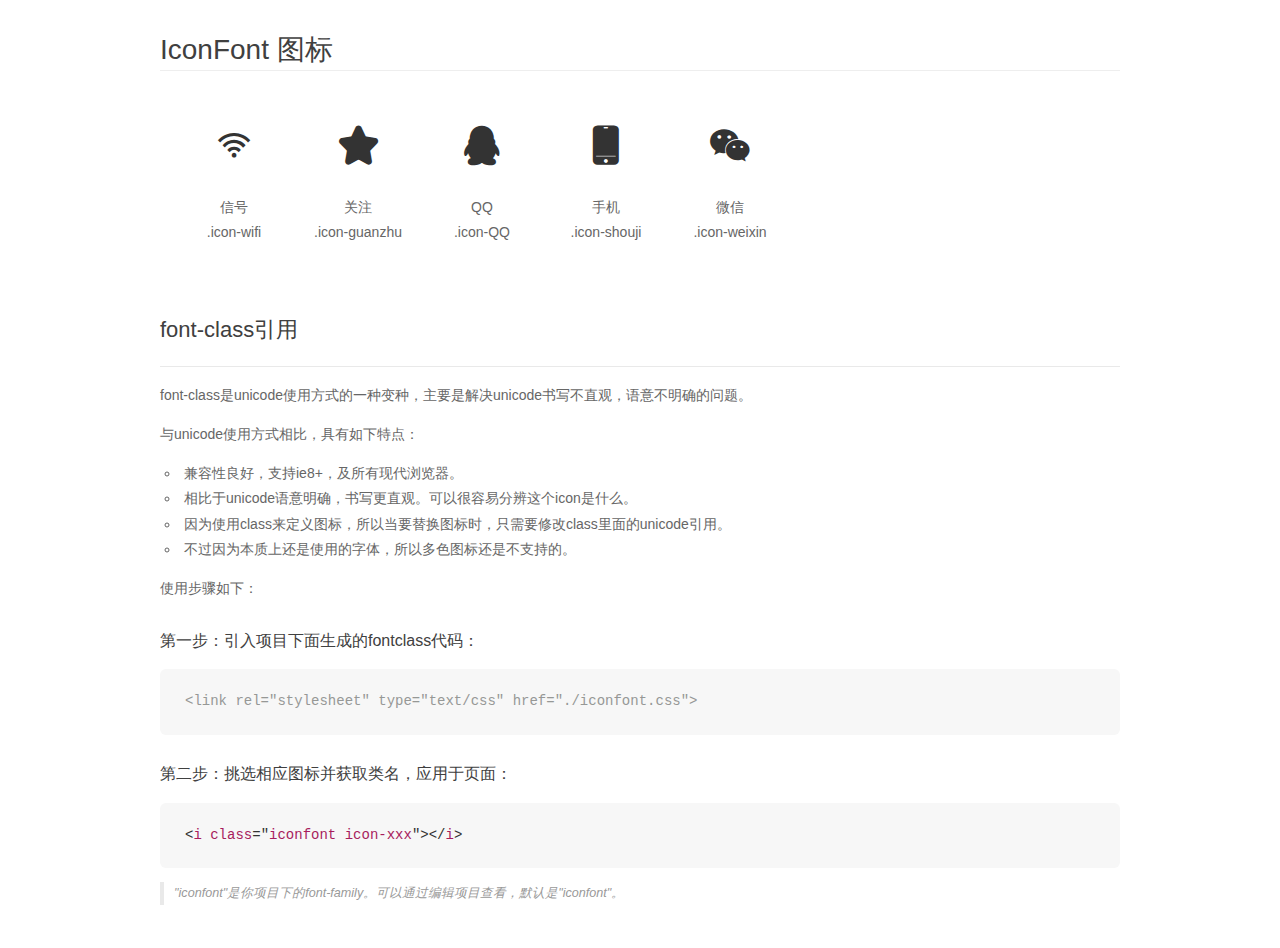
<file: css/fonts/demo_fontclass.html>
<!DOCTYPE html>
<html>
<head>
    <meta charset="utf-8"/>
    <title>IconFont</title>
    <link rel="stylesheet" href="demo.css">
    <link rel="stylesheet" href="iconfont.css">
</head>
<body>
    <div class="main markdown">
        <h1>IconFont 图标</h1>
        <ul class="icon_lists clear">
            
                <li>
                <i class="icon iconfont icon-wifi"></i>
                    <div class="name">信号</div>
                    <div class="fontclass">.icon-wifi</div>
                </li>
            
                <li>
                <i class="icon iconfont icon-guanzhu"></i>
                    <div class="name">关注</div>
                    <div class="fontclass">.icon-guanzhu</div>
                </li>
            
                <li>
                <i class="icon iconfont icon-QQ"></i>
                    <div class="name">QQ</div>
                    <div class="fontclass">.icon-QQ</div>
                </li>
            
                <li>
                <i class="icon iconfont icon-shouji"></i>
                    <div class="name">手机</div>
                    <div class="fontclass">.icon-shouji</div>
                </li>
            
                <li>
                <i class="icon iconfont icon-weixin"></i>
                    <div class="name">微信</div>
                    <div class="fontclass">.icon-weixin</div>
                </li>
            
        </ul>

        <h2 id="font-class-">font-class引用</h2>
        <hr>

        <p>font-class是unicode使用方式的一种变种，主要是解决unicode书写不直观，语意不明确的问题。</p>
        <p>与unicode使用方式相比，具有如下特点：</p>
        <ul>
        <li>兼容性良好，支持ie8+，及所有现代浏览器。</li>
        <li>相比于unicode语意明确，书写更直观。可以很容易分辨这个icon是什么。</li>
        <li>因为使用class来定义图标，所以当要替换图标时，只需要修改class里面的unicode引用。</li>
        <li>不过因为本质上还是使用的字体，所以多色图标还是不支持的。</li>
        </ul>
        <p>使用步骤如下：</p>
        <h3 id="-fontclass-">第一步：引入项目下面生成的fontclass代码：</h3>


        <pre><code class="lang-js hljs javascript"><span class="hljs-comment">&lt;link rel="stylesheet" type="text/css" href="./iconfont.css"&gt;</span></code></pre>
        <h3 id="-">第二步：挑选相应图标并获取类名，应用于页面：</h3>
        <pre><code class="lang-css hljs">&lt;<span class="hljs-selector-tag">i</span> <span class="hljs-selector-tag">class</span>="<span class="hljs-selector-tag">iconfont</span> <span class="hljs-selector-tag">icon-xxx</span>"&gt;&lt;/<span class="hljs-selector-tag">i</span>&gt;</code></pre>
        <blockquote>
        <p>"iconfont"是你项目下的font-family。可以通过编辑项目查看，默认是"iconfont"。</p>
        </blockquote>
    </div>
</body>
</html>
</file>
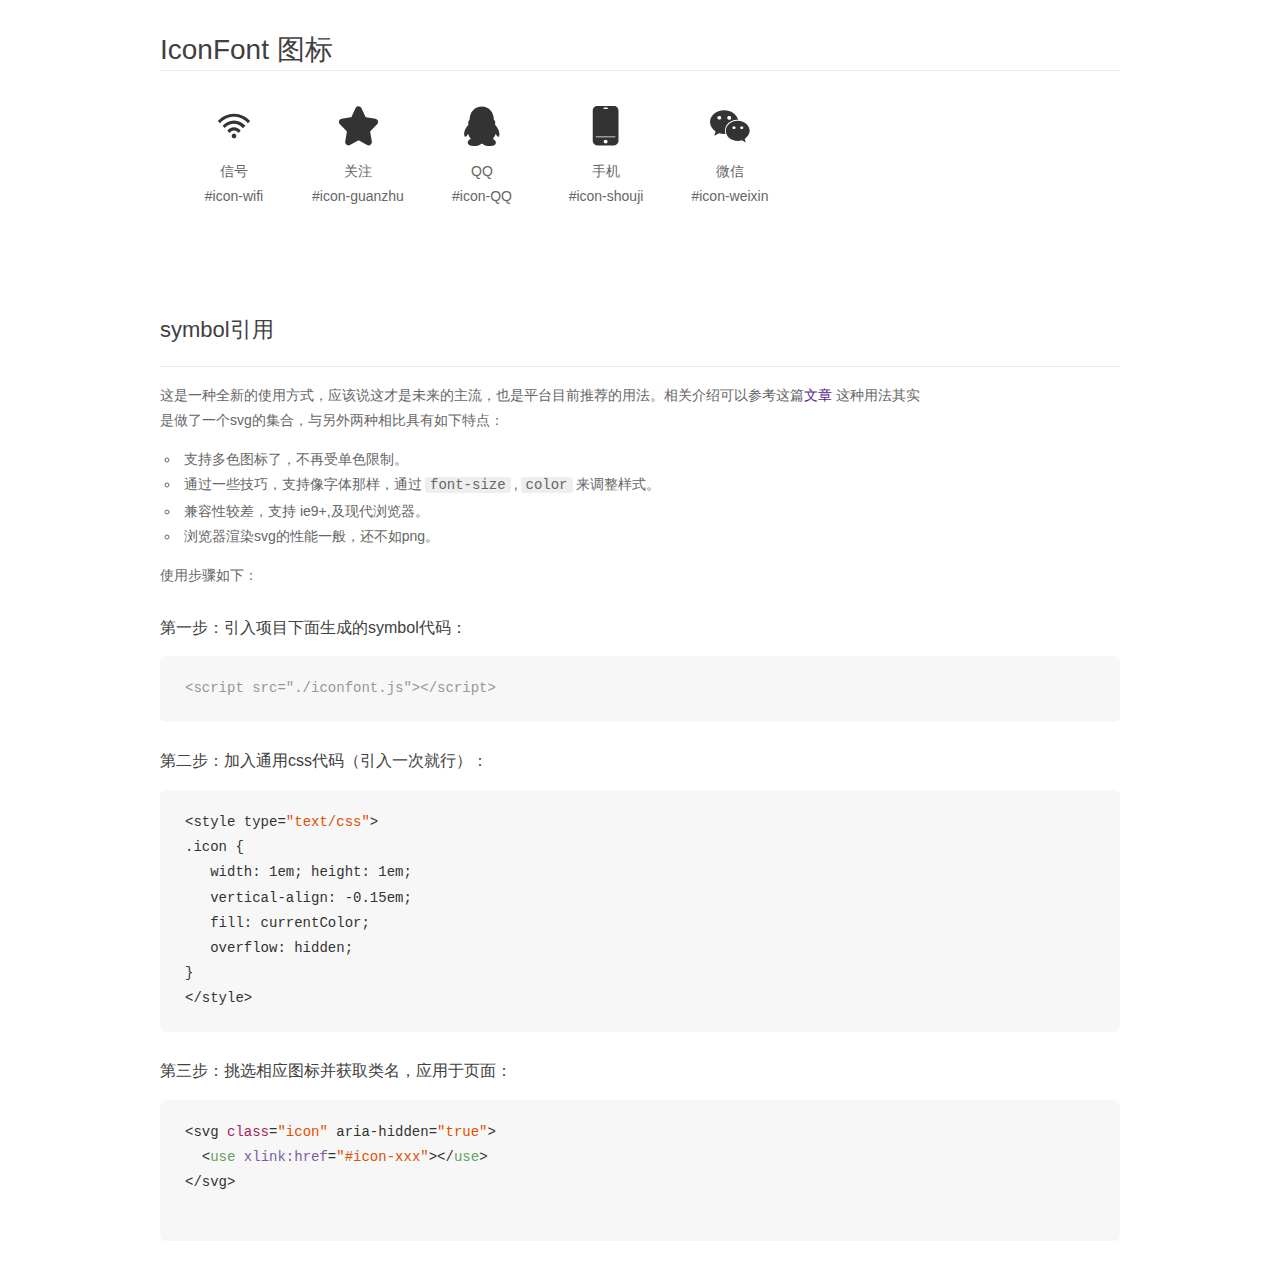
<file: css/fonts/demo_symbol.html>
<!DOCTYPE html>
<html>
<head>
    <meta charset="utf-8"/>
    <title>IconFont</title>
    <link rel="stylesheet" href="demo.css">
    <script src="iconfont.js"></script>

    <style type="text/css">
        .icon {
          /* 通过设置 font-size 来改变图标大小 */
          width: 1em; height: 1em;
          /* 图标和文字相邻时，垂直对齐 */
          vertical-align: -0.15em;
          /* 通过设置 color 来改变 SVG 的颜色/fill */
          fill: currentColor;
          /* path 和 stroke 溢出 viewBox 部分在 IE 下会显示
             normalize.css 中也包含这行 */
          overflow: hidden;
        }

    </style>
</head>
<body>
    <div class="main markdown">
        <h1>IconFont 图标</h1>
        <ul class="icon_lists clear">
            
                <li>
                    <svg class="icon" aria-hidden="true">
                        <use xlink:href="#icon-wifi"></use>
                    </svg>
                    <div class="name">信号</div>
                    <div class="fontclass">#icon-wifi</div>
                </li>
            
                <li>
                    <svg class="icon" aria-hidden="true">
                        <use xlink:href="#icon-guanzhu"></use>
                    </svg>
                    <div class="name">关注</div>
                    <div class="fontclass">#icon-guanzhu</div>
                </li>
            
                <li>
                    <svg class="icon" aria-hidden="true">
                        <use xlink:href="#icon-QQ"></use>
                    </svg>
                    <div class="name">QQ</div>
                    <div class="fontclass">#icon-QQ</div>
                </li>
            
                <li>
                    <svg class="icon" aria-hidden="true">
                        <use xlink:href="#icon-shouji"></use>
                    </svg>
                    <div class="name">手机</div>
                    <div class="fontclass">#icon-shouji</div>
                </li>
            
                <li>
                    <svg class="icon" aria-hidden="true">
                        <use xlink:href="#icon-weixin"></use>
                    </svg>
                    <div class="name">微信</div>
                    <div class="fontclass">#icon-weixin</div>
                </li>
            
        </ul>


        <h2 id="symbol-">symbol引用</h2>
        <hr>

        <p>这是一种全新的使用方式，应该说这才是未来的主流，也是平台目前推荐的用法。相关介绍可以参考这篇<a href="">文章</a>
        这种用法其实是做了一个svg的集合，与另外两种相比具有如下特点：</p>
        <ul>
          <li>支持多色图标了，不再受单色限制。</li>
          <li>通过一些技巧，支持像字体那样，通过<code>font-size</code>,<code>color</code>来调整样式。</li>
          <li>兼容性较差，支持 ie9+,及现代浏览器。</li>
          <li>浏览器渲染svg的性能一般，还不如png。</li>
        </ul>
        <p>使用步骤如下：</p>
        <h3 id="-symbol-">第一步：引入项目下面生成的symbol代码：</h3>
        <pre><code class="lang-js hljs javascript"><span class="hljs-comment">&lt;script src="./iconfont.js"&gt;&lt;/script&gt;</span></code></pre>
        <h3 id="-css-">第二步：加入通用css代码（引入一次就行）：</h3>
        <pre><code class="lang-js hljs javascript">&lt;style type=<span class="hljs-string">"text/css"</span>&gt;
.icon {
   width: <span class="hljs-number">1</span>em; height: <span class="hljs-number">1</span>em;
   vertical-align: <span class="hljs-number">-0.15</span>em;
   fill: currentColor;
   overflow: hidden;
}
&lt;<span class="hljs-regexp">/style&gt;</span></code></pre>
        <h3 id="-">第三步：挑选相应图标并获取类名，应用于页面：</h3>
        <pre><code class="lang-js hljs javascript">&lt;svg <span class="hljs-class"><span class="hljs-keyword">class</span></span>=<span class="hljs-string">"icon"</span> aria-hidden=<span class="hljs-string">"true"</span>&gt;<span class="xml"><span class="hljs-tag">
  &lt;<span class="hljs-name">use</span> <span class="hljs-attr">xlink:href</span>=<span class="hljs-string">"#icon-xxx"</span>&gt;</span><span class="hljs-tag">&lt;/<span class="hljs-name">use</span>&gt;</span>
</span>&lt;<span class="hljs-regexp">/svg&gt;
        </span></code></pre>
    </div>
</body>
</html>
</file>
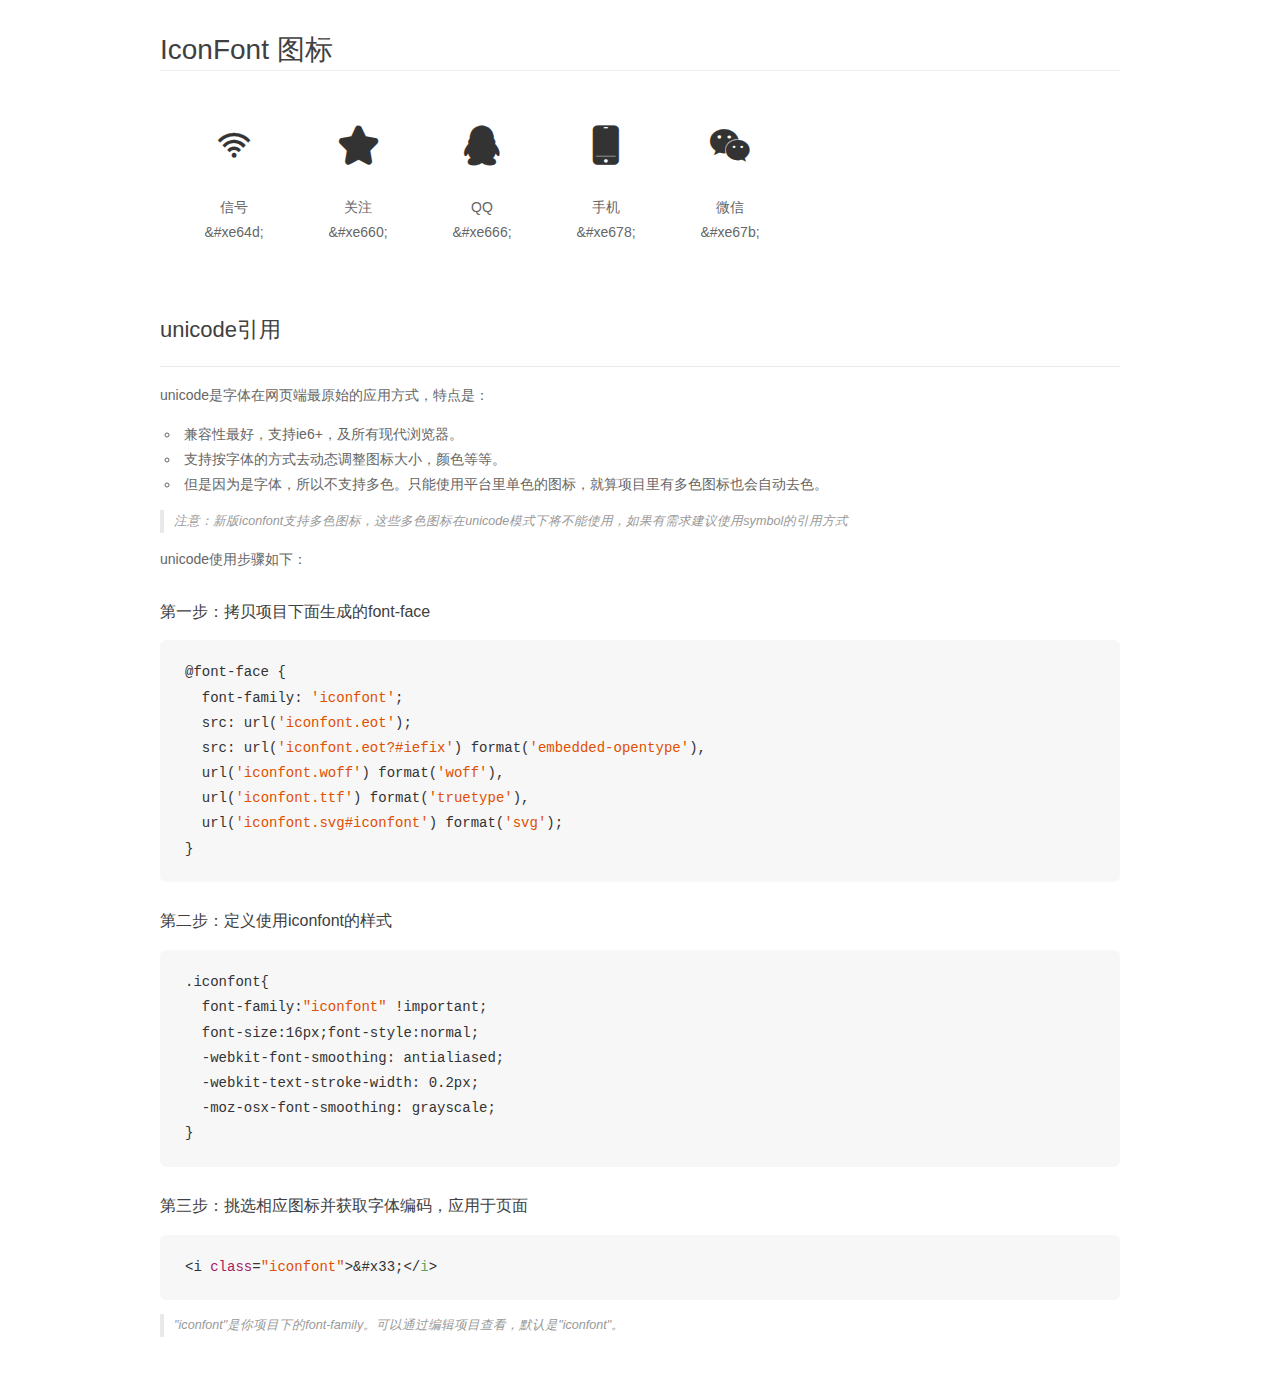
<file: css/fonts/demo_unicode.html>
<!DOCTYPE html>
<html>
<head>
    <meta charset="utf-8"/>
    <title>IconFont</title>
    <link rel="stylesheet" href="demo.css">

    <style type="text/css">

        @font-face {font-family: "iconfont";
          src: url('iconfont.eot'); /* IE9*/
          src: url('iconfont.eot#iefix') format('embedded-opentype'), /* IE6-IE8 */
          url('iconfont.woff') format('woff'), /* chrome, firefox */
          url('iconfont.ttf') format('truetype'), /* chrome, firefox, opera, Safari, Android, iOS 4.2+*/
          url('iconfont.svg#iconfont') format('svg'); /* iOS 4.1- */
        }

        .iconfont {
          font-family:"iconfont" !important;
          font-size:16px;
          font-style:normal;
          -webkit-font-smoothing: antialiased;
          -webkit-text-stroke-width: 0.2px;
          -moz-osx-font-smoothing: grayscale;
        }

    </style>
</head>
<body>
    <div class="main markdown">
        <h1>IconFont 图标</h1>
        <ul class="icon_lists clear">
            
                <li>
                <i class="icon iconfont">&#xe64d;</i>
                    <div class="name">信号</div>
                    <div class="code">&amp;#xe64d;</div>
                </li>
            
                <li>
                <i class="icon iconfont">&#xe660;</i>
                    <div class="name">关注</div>
                    <div class="code">&amp;#xe660;</div>
                </li>
            
                <li>
                <i class="icon iconfont">&#xe666;</i>
                    <div class="name">QQ</div>
                    <div class="code">&amp;#xe666;</div>
                </li>
            
                <li>
                <i class="icon iconfont">&#xe678;</i>
                    <div class="name">手机</div>
                    <div class="code">&amp;#xe678;</div>
                </li>
            
                <li>
                <i class="icon iconfont">&#xe67b;</i>
                    <div class="name">微信</div>
                    <div class="code">&amp;#xe67b;</div>
                </li>
            
        </ul>
        <h2 id="unicode-">unicode引用</h2>
        <hr>

        <p>unicode是字体在网页端最原始的应用方式，特点是：</p>
        <ul>
        <li>兼容性最好，支持ie6+，及所有现代浏览器。</li>
        <li>支持按字体的方式去动态调整图标大小，颜色等等。</li>
        <li>但是因为是字体，所以不支持多色。只能使用平台里单色的图标，就算项目里有多色图标也会自动去色。</li>
        </ul>
        <blockquote>
        <p>注意：新版iconfont支持多色图标，这些多色图标在unicode模式下将不能使用，如果有需求建议使用symbol的引用方式</p>
        </blockquote>
        <p>unicode使用步骤如下：</p>
        <h3 id="-font-face">第一步：拷贝项目下面生成的font-face</h3>
        <pre><code class="lang-js hljs javascript">@font-face {
  font-family: <span class="hljs-string">'iconfont'</span>;
  src: url(<span class="hljs-string">'iconfont.eot'</span>);
  src: url(<span class="hljs-string">'iconfont.eot?#iefix'</span>) format(<span class="hljs-string">'embedded-opentype'</span>),
  url(<span class="hljs-string">'iconfont.woff'</span>) format(<span class="hljs-string">'woff'</span>),
  url(<span class="hljs-string">'iconfont.ttf'</span>) format(<span class="hljs-string">'truetype'</span>),
  url(<span class="hljs-string">'iconfont.svg#iconfont'</span>) format(<span class="hljs-string">'svg'</span>);
}
</code></pre>
        <h3 id="-iconfont-">第二步：定义使用iconfont的样式</h3>
        <pre><code class="lang-js hljs javascript">.iconfont{
  font-family:<span class="hljs-string">"iconfont"</span> !important;
  font-size:<span class="hljs-number">16</span>px;font-style:normal;
  -webkit-font-smoothing: antialiased;
  -webkit-text-stroke-width: <span class="hljs-number">0.2</span>px;
  -moz-osx-font-smoothing: grayscale;
}
</code></pre>
        <h3 id="-">第三步：挑选相应图标并获取字体编码，应用于页面</h3>
        <pre><code class="lang-js hljs javascript">&lt;i <span class="hljs-class"><span class="hljs-keyword">class</span></span>=<span class="hljs-string">"iconfont"</span>&gt;&amp;#x33;<span class="xml"><span class="hljs-tag">&lt;/<span class="hljs-name">i</span>&gt;</span></span></code></pre>

        <blockquote>
        <p>"iconfont"是你项目下的font-family。可以通过编辑项目查看，默认是"iconfont"。</p>
        </blockquote>
    </div>


</body>
</html>
</file>
<file: css/fonts/iconfont.css>
@font-face {font-family: "iconfont";
  src: url('iconfont.eot?t=1503975785086'); /* IE9*/
  src: url('iconfont.eot?t=1503975785086#iefix') format('embedded-opentype'), /* IE6-IE8 */
  url('iconfont.woff?t=1503975785086') format('woff'), /* chrome, firefox */
  url('iconfont.ttf?t=1503975785086') format('truetype'), /* chrome, firefox, opera, Safari, Android, iOS 4.2+*/
  url('iconfont.svg?t=1503975785086#iconfont') format('svg'); /* iOS 4.1- */
}

.iconfont {
  font-family:"iconfont" !important;
  font-size:16px;
  font-style:normal;
  -webkit-font-smoothing: antialiased;
  -moz-osx-font-smoothing: grayscale;
}

.icon-wifi:before { content: "\e64d"; }

.icon-guanzhu:before { content: "\e660"; }

.icon-QQ:before { content: "\e666"; }

.icon-shouji:before { content: "\e678"; }

.icon-weixin:before { content: "\e67b"; }
</file>
<file: css/fonts/demo.css>
*{margin: 0;padding: 0;list-style: none;}
/*
KISSY CSS Reset
理念：1. reset 的目的不是清除浏览器的默认样式，这仅是部分工作。清除和重置是紧密不可分的。
2. reset 的目的不是让默认样式在所有浏览器下一致，而是减少默认样式有可能带来的问题。
3. reset 期望提供一套普适通用的基础样式。但没有银弹，推荐根据具体需求，裁剪和修改后再使用。
特色：1. 适应中文；2. 基于最新主流浏览器。
维护：玉伯<lifesinger@gmail.com>, 正淳<ragecarrier@gmail.com>
 */

/** 清除内外边距 **/
body, h1, h2, h3, h4, h5, h6, hr, p, blockquote, /* structural elements 结构元素 */
dl, dt, dd, ul, ol, li, /* list elements 列表元素 */
pre, /* text formatting elements 文本格式元素 */
form, fieldset, legend, button, input, textarea, /* form elements 表单元素 */
th, td /* table elements 表格元素 */ {
  margin: 0;
  padding: 0;
}

/** 设置默认字体 **/
body,
button, input, select, textarea /* for ie */ {
  font: 12px/1.5 tahoma, arial, \5b8b\4f53, sans-serif;
}
h1, h2, h3, h4, h5, h6 { font-size: 100%; }
address, cite, dfn, em, var { font-style: normal; } /* 将斜体扶正 */
code, kbd, pre, samp { font-family: courier new, courier, monospace; } /* 统一等宽字体 */
small { font-size: 12px; } /* 小于 12px 的中文很难阅读，让 small 正常化 */

/** 重置列表元素 **/
ul, ol { list-style: none; }

/** 重置文本格式元素 **/
a { text-decoration: none; }
a:hover { text-decoration: underline; }


/** 重置表单元素 **/
legend { color: #000; } /* for ie6 */
fieldset, img { border: 0; } /* img 搭车：让链接里的 img 无边框 */
button, input, select, textarea { font-size: 100%; } /* 使得表单元素在 ie 下能继承字体大小 */
/* 注：optgroup 无法扶正 */

/** 重置表格元素 **/
table { border-collapse: collapse; border-spacing: 0; }

/* 清除浮动 */
.ks-clear:after, .clear:after {
  content: '\20';
  display: block;
  height: 0;
  clear: both;
}
.ks-clear, .clear {
  *zoom: 1;
}

.main {
  padding: 30px 100px;
width: 960px;
margin: 0 auto;
}
.main h1{font-size:36px; color:#333; text-align:left;margin-bottom:30px; border-bottom: 1px solid #eee;}

.helps{margin-top:40px;}
.helps pre{
  padding:20px;
  margin:10px 0;
  border:solid 1px #e7e1cd;
  background-color: #fffdef;
  overflow: auto;
}

.icon_lists{
  width: 100% !important;

}

.icon_lists li{
  float:left;
  width: 100px;
  height:180px;
  text-align: center;
  list-style: none !important;
}
.icon_lists .icon{
  font-size: 42px;
  line-height: 100px;
  margin: 10px 0;
  color:#333;
  -webkit-transition: font-size 0.25s ease-out 0s;
  -moz-transition: font-size 0.25s ease-out 0s;
  transition: font-size 0.25s ease-out 0s;

}
.icon_lists .icon:hover{
  font-size: 100px;
}



.markdown {
  color: #666;
  font-size: 14px;
  line-height: 1.8;
}

.highlight {
  line-height: 1.5;
}

.markdown img {
  vertical-align: middle;
  max-width: 100%;
}

.markdown h1 {
  color: #404040;
  font-weight: 500;
  line-height: 40px;
  margin-bottom: 24px;
}

.markdown h2,
.markdown h3,
.markdown h4,
.markdown h5,
.markdown h6 {
  color: #404040;
  margin: 1.6em 0 0.6em 0;
  font-weight: 500;
  clear: both;
}

.markdown h1 {
  font-size: 28px;
}

.markdown h2 {
  font-size: 22px;
}

.markdown h3 {
  font-size: 16px;
}

.markdown h4 {
  font-size: 14px;
}

.markdown h5 {
  font-size: 12px;
}

.markdown h6 {
  font-size: 12px;
}

.markdown hr {
  height: 1px;
  border: 0;
  background: #e9e9e9;
  margin: 16px 0;
  clear: both;
}

.markdown p,
.markdown pre {
  margin: 1em 0;
}

.markdown > p,
.markdown > blockquote,
.markdown > .highlight,
.markdown > ol,
.markdown > ul {
  width: 80%;
}

.markdown ul > li {
  list-style: circle;
}

.markdown > ul li,
.markdown blockquote ul > li {
  margin-left: 20px;
  padding-left: 4px;
}

.markdown > ul li p,
.markdown > ol li p {
  margin: 0.6em 0;
}

.markdown ol > li {
  list-style: decimal;
}

.markdown > ol li,
.markdown blockquote ol > li {
  margin-left: 20px;
  padding-left: 4px;
}

.markdown code {
  margin: 0 3px;
  padding: 0 5px;
  background: #eee;
  border-radius: 3px;
}

.markdown pre {
  border-radius: 6px;
  background: #f7f7f7;
  padding: 20px;
}

.markdown pre code {
  border: none;
  background: #f7f7f7;
  margin: 0;
}

.markdown strong,
.markdown b {
  font-weight: 600;
}

.markdown > table {
  border-collapse: collapse;
  border-spacing: 0px;
  empty-cells: show;
  border: 1px solid #e9e9e9;
  width: 95%;
  margin-bottom: 24px;
}

.markdown > table th {
  white-space: nowrap;
  color: #333;
  font-weight: 600;

}

.markdown > table th,
.markdown > table td {
  border: 1px solid #e9e9e9;
  padding: 8px 16px;
  text-align: left;
}

.markdown > table th {
  background: #F7F7F7;
}

.markdown blockquote {
  font-size: 90%;
  color: #999;
  border-left: 4px solid #e9e9e9;
  padding-left: 0.8em;
  margin: 1em 0;
  font-style: italic;
}

.markdown blockquote p {
  margin: 0;
}

.markdown .anchor {
  opacity: 0;
  transition: opacity 0.3s ease;
  margin-left: 8px;
}

.markdown .waiting {
  color: #ccc;
}

.markdown h1:hover .anchor,
.markdown h2:hover .anchor,
.markdown h3:hover .anchor,
.markdown h4:hover .anchor,
.markdown h5:hover .anchor,
.markdown h6:hover .anchor {
  opacity: 1;
  display: inline-block;
}

.markdown > br,
.markdown > p > br {
  clear: both;
}


.hljs {
  display: block;
  background: white;
  padding: 0.5em;
  color: #333333;
  overflow-x: auto;
}

.hljs-comment,
.hljs-meta {
  color: #969896;
}

.hljs-string,
.hljs-variable,
.hljs-template-variable,
.hljs-strong,
.hljs-emphasis,
.hljs-quote {
  color: #df5000;
}

.hljs-keyword,
.hljs-selector-tag,
.hljs-type {
  color: #a71d5d;
}

.hljs-literal,
.hljs-symbol,
.hljs-bullet,
.hljs-attribute {
  color: #0086b3;
}

.hljs-section,
.hljs-name {
  color: #63a35c;
}

.hljs-tag {
  color: #333333;
}

.hljs-title,
.hljs-attr,
.hljs-selector-id,
.hljs-selector-class,
.hljs-selector-attr,
.hljs-selector-pseudo {
  color: #795da3;
}

.hljs-addition {
  color: #55a532;
  background-color: #eaffea;
}

.hljs-deletion {
  color: #bd2c00;
  background-color: #ffecec;
}

.hljs-link {
  text-decoration: underline;
}

pre{
  background: #fff;
}
</file>
